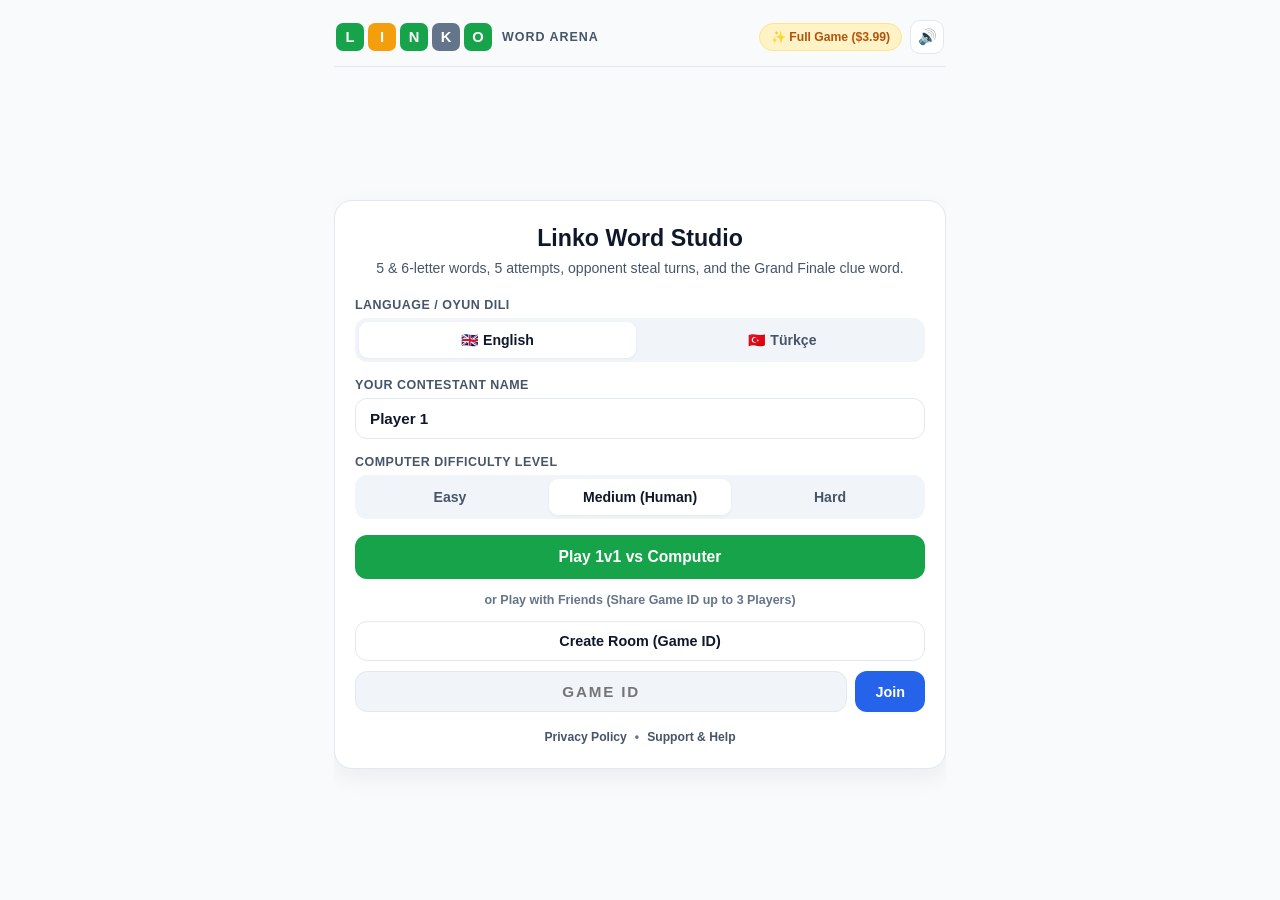
<file: index.html>
<!DOCTYPE html>
<html lang="en">
<head>
  <meta charset="UTF-8" />
  <meta name="viewport" content="width=device-width, initial-scale=1.0, maximum-scale=1.0, user-scalable=no, viewport-fit=cover" />
  <title>Linko — Word Studio Duel</title>
  <meta name="apple-mobile-web-app-capable" content="yes" />
  <meta name="apple-mobile-web-app-status-bar-style" content="default" />
  <meta name="apple-mobile-web-app-title" content="Linko" />
  <link rel="apple-touch-icon" href="./store-assets/app-icon-1024x1024.png" />
  <link rel="preconnect" href="https://fonts.googleapis.com">
  <link rel="preconnect" href="https://fonts.gstatic.com">
  <script src="./vendor/peerjs.min.js"></script>
  <script type="module" src="./assets/index-DjqbiQxC.js"></script>
  <link rel="stylesheet" href="./assets/index-fcjtVXu0.css">
</head>
<body>
  <div id="app-shell">
    <!-- Minimalist Header -->
    <header class="top-bar">
      <div class="brand-logo" id="btn-logo-home" title="Main Menu">
        <span class="logo-tile green">L</span>
        <span class="logo-tile amber">I</span>
        <span class="logo-tile green">N</span>
        <span class="logo-tile neutral">K</span>
        <span class="logo-tile green">O</span>
        <span class="brand-sub" id="brand-subtitle">WORD ARENA</span>
      </div>

      <div class="top-actions">
        <button id="btn-pro-badge" class="pro-pill" type="button">
          ✨ Full Game
        </button>
        <button id="btn-sound-toggle" class="icon-btn" type="button" aria-label="Sound">
          🔊
        </button>
        <button id="btn-leave-game" class="icon-btn hidden" type="button" aria-label="Leave">
          ✕
        </button>
      </div>
    </header>

    <!-- 1. HOME / SETUP SCREEN -->
    <main id="home-screen" class="screen-container">
      <section class="setup-card">
        <div class="logo-hero">
          <h1 id="ui-welcome-title">Linko Word Studio</h1>
          <p id="ui-welcome-desc">5 & 6-letter words, 5 attempts, opponent steal turns, and the Grand Finale clue word.</p>
        </div>

        <!-- Language Selector -->
        <div class="field-group">
          <label class="field-label" id="lbl-language">Language / Oyun Dili</label>
          <div class="segmented-control">
            <button type="button" id="lang-en" class="seg-btn active" data-lang="en">
              🇬🇧 English
            </button>
            <button type="button" id="lang-tr" class="seg-btn" data-lang="tr">
              🇹🇷 Türkçe
            </button>
          </div>
        </div>

        <!-- Player Name -->
        <div class="field-group">
          <label class="field-label" for="input-player-name" id="lbl-player-name">Your Contestant Name</label>
          <input
            id="input-player-name"
            type="text"
            class="text-input"
            maxlength="14"
            placeholder="e.g. Alex"
            value="Player 1"
          />
        </div>

        <!-- AI Difficulty Selector (Easy / Medium / Hard) -->
        <div class="field-group">
          <label class="field-label" id="lbl-ai-difficulty">Computer Difficulty Level</label>
          <div class="segmented-control three-cols">
            <button type="button" id="diff-easy" class="seg-btn" data-diff="easy">
              Easy
            </button>
            <button type="button" id="diff-medium" class="seg-btn active" data-diff="medium">
              Medium (Human)
            </button>
            <button type="button" id="diff-hard" class="seg-btn" data-diff="hard">
              Hard
            </button>
          </div>
        </div>

        <!-- Primary Action: Play 1v1 vs Computer -->
        <div class="action-stack">
          <button type="button" id="btn-start-ai" class="primary-btn">
            Play 1v1 vs Computer
          </button>

          <div class="divider-row">
            <span id="lbl-multiplayer-or">or Play with Friends (Share Game ID up to 3 Players)</span>
          </div>

          <div class="multiplayer-grid">
            <button type="button" id="btn-create-room" class="secondary-btn">
              Create Room (Game ID)
            </button>
            <div class="join-box">
              <input
                id="input-room-code"
                type="text"
                class="code-input"
                maxlength="6"
                placeholder="GAME ID"
              />
              <button type="button" id="btn-join-room" class="join-btn">
                Join
              </button>
            </div>
          </div>

          <div class="legal-footer-links">
            <a href="./privacy.html" target="_blank" rel="noopener" id="lnk-privacy">Privacy Policy</a>
            <span>•</span>
            <a href="./support.html" target="_blank" rel="noopener" id="lnk-support">Support & Help</a>
          </div>
        </div>
      </section>
    </main>

    <!-- 2. MULTIPLAYER LOBBY SCREEN -->
    <main id="lobby-screen" class="screen-container hidden">
      <section class="setup-card">
        <h2 id="ui-lobby-title" class="card-title">Multiplayer Lobby</h2>
        <p id="ui-lobby-subtitle" class="card-subtitle">
          Share this Game ID code with your friends (Up to 3 contestants):
        </p>

        <div class="game-id-banner">
          <div class="game-id-code" id="lobby-room-code">------</div>
          <button type="button" id="btn-copy-room" class="copy-pill">
            Copy
          </button>
        </div>

        <div class="lobby-slots" id="lobby-player-list">
          <!-- Populated dynamically -->
        </div>

        <div class="lobby-actions">
          <button type="button" id="btn-lobby-start" class="primary-btn">
            Start Match
          </button>
          <button type="button" id="btn-lobby-cancel" class="ghost-btn">
            Back to Menu
          </button>
        </div>
      </section>
    </main>

    <!-- 3. FOCUSED GAME SCREEN -->
    <main id="game-screen" class="game-layout hidden">
      <!-- Compact Stage + Timer Strip -->
      <div class="stage-bar">
        <div class="stage-info">
          <span id="ui-stage-pill" class="stage-pill">STAGE 1 • 5 LETTERS</span>
          <span id="ui-room-pill" class="room-pill hidden">ROOM: ------</span>
        </div>
        <div class="timer-pill" id="ui-timer-pill">
          <span id="ui-timer-val">25</span>s
        </div>
      </div>

      <!-- Contestant Podium Strip (1v1 vs AI or up to 3 in Multiplayer) -->
      <section class="podium-strip" id="podium-strip">
        <!-- Populated dynamically -->
      </section>

      <!-- Final Round Clue Question Card (Only shown in Stage 3: Grand Finale) -->
      <section id="final-clue-card" class="clue-card hidden">
        <div class="clue-badge" id="ui-clue-badge">🌟 GRAND FINALE CLUE QUESTION (+400 PTS)</div>
        <p id="ui-clue-text" class="clue-text"></p>
      </section>

      <!-- Status Banner (Clean single-line feedback) -->
      <div id="ui-status-banner" class="status-banner">
        Match starting...
      </div>

      <!-- Word Board -->
      <section class="board-wrapper">
        <div id="lingo-grid" class="lingo-grid">
          <!-- Populated dynamically -->
        </div>
      </section>

      <!-- Quick Controls Bar (Hint + Freeze Timer + Submit) -->
      <div class="controls-bar">
        <button type="button" id="btn-hint-letter" class="tool-btn">
          💡 +1 Hint
        </button>
        <button type="button" id="btn-freeze-timer" class="tool-btn freeze-btn">
          ⏸️ Got It! (+10s)
        </button>
        <button type="button" id="btn-submit-guess" class="submit-word-btn">
          Submit ↵
        </button>
      </div>

      <!-- Focused On-Screen Keyboard (TR / EN) -->
      <section id="virtual-keyboard" class="keyboard-section">
        <!-- Populated dynamically -->
      </section>
    </main>


    <!-- 5. FULL VERSION / LINKO PRO MODAL -->
    <div id="pro-modal" class="modal-backdrop hidden">
      <div class="modal-card">
        <span class="modal-tag pro-tag" id="pro-modal-tag">LINKO PRO • FULL GAME</span>
        <h3 id="pro-modal-title" class="modal-title">Unlimited Ad-Free Linko</h3>
        <p id="pro-modal-desc" class="modal-desc">
          Unlock all features forever: zero ads between rounds, unlimited 3-player Game ID matches, and free +1 letter hint every round.
        </p>

        <ul class="pro-feature-list" id="pro-feature-list">
          <li>✓ Zero ads between rounds and matches</li>
          <li>✓ Unlimited 3-player Game ID rooms & matches</li>
          <li>✓ Free +1 letter hint on every word</li>
        </ul>

        <div class="modal-actions">
          <button type="button" id="btn-buy-pro" class="primary-btn">
            Unlock Full Game — $3.99
          </button>
          <button type="button" id="btn-watch-ad-instead" class="secondary-btn">
            📺 Watch Short Ad to Continue Free
          </button>
          <button type="button" id="btn-restore-pro" class="ghost-btn">
            Restore Purchases
          </button>
          <button type="button" id="btn-close-pro" class="ghost-btn">
            Close
          </button>
        </div>
      </div>
    </div>

    <!-- 6. FINAL RESULTS MODAL -->
    <div id="results-modal" class="modal-backdrop hidden">
      <div class="modal-card">
        <span class="modal-tag" id="results-tag">MATCH RESULTS</span>
        <h3 id="results-winner-title" class="modal-title">Champion Crowned!</h3>
        <div id="results-standings" class="standings-list">
          <!-- Populated dynamically -->
        </div>
        <div class="modal-actions">
          <button type="button" id="btn-play-again" class="primary-btn">
            Play Again
          </button>
          <button type="button" id="btn-results-home" class="ghost-btn">
            Main Menu
          </button>
        </div>
      </div>
    </div>

    <!-- 7. OFFLINE / CONNECTION REQUIRED BLOCKER MODAL -->
    <div id="offline-modal" class="modal-backdrop hidden">
      <div class="modal-card">
        <span class="modal-tag pro-tag" id="offline-modal-tag">CONNECTION REQUIRED</span>
        <h3 id="offline-modal-title" class="modal-title">📡 No Internet Connection</h3>
        <p id="offline-modal-desc" class="modal-desc">
          An active internet connection is required to play and load ads. Please enable Wi-Fi or mobile data to continue.
        </p>
        <div class="modal-actions">
          <button type="button" id="btn-retry-online" class="primary-btn">
            🔄 Check Connection & Continue
          </button>
        </div>
      </div>
    </div>
  </div>

</body>
</html>
</file>
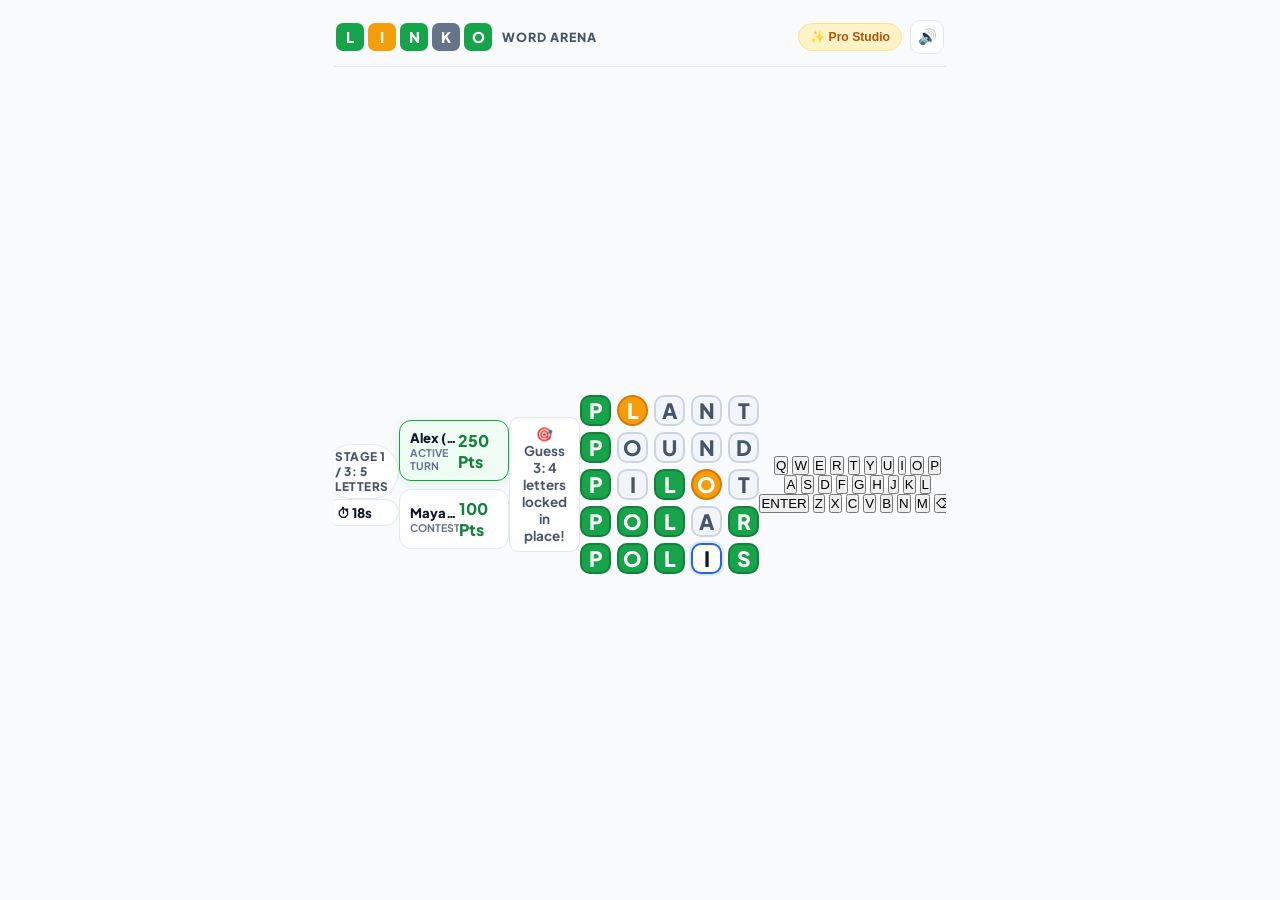
<file: preview-shots.html>
<!DOCTYPE html>
<html lang="en">
<head>
  <meta charset="UTF-8" />
  <meta name="viewport" content="width=device-width, initial-scale=1.0, maximum-scale=1.0, user-scalable=no, viewport-fit=cover" />
  <title>Linko Screenshot Engine</title>
  <link rel="preconnect" href="https://fonts.googleapis.com">
  <link rel="preconnect" href="https://fonts.gstatic.com" crossorigin>
  <link href="https://fonts.googleapis.com/css2?family=Plus+Jakarta+Sans:wght@500;600;700;800;900&display=swap" rel="stylesheet">
  <link rel="stylesheet" href="./assets/index-fcjtVXu0.css">
</head>
<body>
  <div id="app-shell">
    <!-- Top Bar -->
    <header class="top-bar">
      <div class="brand-logo">
        <span class="logo-tile green">L</span>
        <span class="logo-tile amber">I</span>
        <span class="logo-tile green">N</span>
        <span class="logo-tile neutral">K</span>
        <span class="logo-tile green">O</span>
        <span class="brand-sub">WORD ARENA</span>
      </div>

      <div class="top-actions">
        <button class="pro-pill" type="button">✨ Pro Studio</button>
        <button class="icon-btn" type="button">🔊</button>
      </div>
    </header>

    <!-- CONTAINER 1: GAMEPLAY -->
    <main id="view-gameplay" class="screen-container">
      <div class="game-meta-bar">
        <div class="stage-info">
          <span class="stage-pill">STAGE 1 / 3: 5 LETTERS</span>
        </div>
        <div class="timer-pill">⏱ 18s</div>
      </div>

      <div class="podium-strip">
        <div class="podium-card active-turn">
          <div class="podium-name-wrap">
            <span class="podium-name">Alex (You)</span>
            <span class="podium-role">ACTIVE TURN</span>
          </div>
          <span class="podium-score">250 Pts</span>
        </div>
        <div class="podium-card">
          <div class="podium-name-wrap">
            <span class="podium-name">Maya (AI)</span>
            <span class="podium-role">CONTESTANT</span>
          </div>
          <span class="podium-score">100 Pts</span>
        </div>
      </div>

      <div class="status-banner">🎯 Guess 3: 4 letters locked in place!</div>

      <div class="board-wrapper">
        <div class="lingo-grid">
          <!-- Row 1 -->
          <div class="lingo-row" style="grid-template-columns: repeat(5, 1fr);">
            <div class="lingo-tile tile-correct">P</div>
            <div class="lingo-tile tile-present">L</div>
            <div class="lingo-tile tile-absent">A</div>
            <div class="lingo-tile tile-absent">N</div>
            <div class="lingo-tile tile-absent">T</div>
          </div>
          <!-- Row 2 -->
          <div class="lingo-row" style="grid-template-columns: repeat(5, 1fr);">
            <div class="lingo-tile tile-correct">P</div>
            <div class="lingo-tile tile-absent">O</div>
            <div class="lingo-tile tile-absent">U</div>
            <div class="lingo-tile tile-absent">N</div>
            <div class="lingo-tile tile-absent">D</div>
          </div>
          <!-- Row 3 -->
          <div class="lingo-row" style="grid-template-columns: repeat(5, 1fr);">
            <div class="lingo-tile tile-correct">P</div>
            <div class="lingo-tile tile-absent">I</div>
            <div class="lingo-tile tile-correct">L</div>
            <div class="lingo-tile tile-present">O</div>
            <div class="lingo-tile tile-absent">T</div>
          </div>
          <!-- Row 4 -->
          <div class="lingo-row" style="grid-template-columns: repeat(5, 1fr);">
            <div class="lingo-tile tile-correct">P</div>
            <div class="lingo-tile tile-correct">O</div>
            <div class="lingo-tile tile-correct">L</div>
            <div class="lingo-tile tile-absent">A</div>
            <div class="lingo-tile tile-correct">R</div>
          </div>
          <!-- Row 5 (Active typing) -->
          <div class="lingo-row" style="grid-template-columns: repeat(5, 1fr);">
            <div class="lingo-tile tile-correct">P</div>
            <div class="lingo-tile tile-correct">O</div>
            <div class="lingo-tile tile-correct">L</div>
            <div class="lingo-tile active-cursor">I</div>
            <div class="lingo-tile tile-correct">S</div>
          </div>
        </div>
      </div>

      <!-- Keyboard -->
      <div id="virtual-keyboard">
        <div class="kb-row">
          <button class="key-btn key-absent">Q</button>
          <button class="key-btn">W</button>
          <button class="key-btn">E</button>
          <button class="key-btn key-correct">R</button>
          <button class="key-btn key-absent">T</button>
          <button class="key-btn">Y</button>
          <button class="key-btn key-absent">U</button>
          <button class="key-btn">I</button>
          <button class="key-btn key-correct">O</button>
          <button class="key-btn key-correct">P</button>
        </div>
        <div class="kb-row">
          <button class="key-btn key-absent">A</button>
          <button class="key-btn key-correct">S</button>
          <button class="key-btn key-absent">D</button>
          <button class="key-btn">F</button>
          <button class="key-btn">G</button>
          <button class="key-btn">H</button>
          <button class="key-btn">J</button>
          <button class="key-btn">K</button>
          <button class="key-btn key-correct">L</button>
        </div>
        <div class="kb-row">
          <button class="key-btn key-wide key-enter">ENTER</button>
          <button class="key-btn">Z</button>
          <button class="key-btn">X</button>
          <button class="key-btn">C</button>
          <button class="key-btn">V</button>
          <button class="key-btn">B</button>
          <button class="key-btn key-absent">N</button>
          <button class="key-btn">M</button>
          <button class="key-btn key-wide key-backspace">⌫</button>
        </div>
      </div>
    </main>

    <!-- CONTAINER 2: MULTIPLAYER STEAL -->
    <main id="view-multiplayer" class="screen-container hidden">
      <div class="game-meta-bar">
        <div class="stage-info">
          <span class="stage-pill">STAGE 2 / 3: 6 LETTERS</span>
          <span class="room-pill">ROOM #4892</span>
        </div>
        <div class="timer-pill urgent">⏱ 9s</div>
      </div>

      <div class="podium-strip">
        <div class="podium-card steal-turn">
          <div class="podium-name-wrap">
            <span class="podium-name">Sarah (Guest)</span>
            <span class="podium-role">⚡ STEAL TURN</span>
          </div>
          <span class="podium-score">450 Pts</span>
        </div>
        <div class="podium-card">
          <div class="podium-name-wrap">
            <span class="podium-name">Alex (Host)</span>
            <span class="podium-role">CONTESTANT</span>
          </div>
          <span class="podium-score">350 Pts</span>
        </div>
      </div>

      <div class="status-banner banner-reveal">⚡ Steal Chance! Guess to claim 100 Bonus Pts</div>

      <div class="board-wrapper">
        <div class="lingo-grid">
          <div class="lingo-row" style="grid-template-columns: repeat(6, 1fr);">
            <div class="lingo-tile tile-correct">S</div>
            <div class="lingo-tile tile-absent">P</div>
            <div class="lingo-tile tile-correct">R</div>
            <div class="lingo-tile tile-present">I</div>
            <div class="lingo-tile tile-absent">N</div>
            <div class="lingo-tile tile-absent">G</div>
          </div>
          <div class="lingo-row" style="grid-template-columns: repeat(6, 1fr);">
            <div class="lingo-tile tile-correct">S</div>
            <div class="lingo-tile tile-absent">E</div>
            <div class="lingo-tile tile-correct">R</div>
            <div class="lingo-tile tile-correct">I</div>
            <div class="lingo-tile tile-absent">E</div>
            <div class="lingo-tile tile-absent">S</div>
          </div>
          <div class="lingo-row" style="grid-template-columns: repeat(6, 1fr);">
            <div class="lingo-tile tile-correct">S</div>
            <div class="lingo-tile tile-absent">T</div>
            <div class="lingo-tile tile-correct">R</div>
            <div class="lingo-tile tile-correct">I</div>
            <div class="lingo-tile tile-correct">K</div>
            <div class="lingo-tile tile-correct">E</div>
          </div>
          <div class="lingo-row steal-row" style="grid-template-columns: repeat(6, 1fr);">
            <div class="lingo-tile tile-correct">S</div>
            <div class="lingo-tile tile-correct">H</div>
            <div class="lingo-tile tile-correct">R</div>
            <div class="lingo-tile tile-correct">I</div>
            <div class="lingo-tile tile-correct">E</div>
            <div class="lingo-tile tile-correct">K</div>
          </div>
          <div class="lingo-row" style="grid-template-columns: repeat(6, 1fr);">
            <div class="lingo-tile tile-hint">S</div>
            <div class="lingo-tile tile-hint">_</div>
            <div class="lingo-tile tile-hint">R</div>
            <div class="lingo-tile tile-hint">I</div>
            <div class="lingo-tile tile-hint">_</div>
            <div class="lingo-tile tile-hint">_</div>
          </div>
        </div>
      </div>

      <div id="virtual-keyboard">
        <div class="kb-row">
          <button class="key-btn">Q</button>
          <button class="key-btn">W</button>
          <button class="key-btn key-correct">E</button>
          <button class="key-btn key-correct">R</button>
          <button class="key-btn key-absent">T</button>
          <button class="key-btn">Y</button>
          <button class="key-btn">U</button>
          <button class="key-btn key-correct">I</button>
          <button class="key-btn">O</button>
          <button class="key-btn key-absent">P</button>
        </div>
        <div class="kb-row">
          <button class="key-btn">A</button>
          <button class="key-btn key-correct">S</button>
          <button class="key-btn">D</button>
          <button class="key-btn">F</button>
          <button class="key-btn key-absent">G</button>
          <button class="key-btn key-correct">H</button>
          <button class="key-btn">J</button>
          <button class="key-btn key-correct">K</button>
          <button class="key-btn">L</button>
        </div>
        <div class="kb-row">
          <button class="key-btn key-wide key-enter">ENTER</button>
          <button class="key-btn">Z</button>
          <button class="key-btn">X</button>
          <button class="key-btn">C</button>
          <button class="key-btn">V</button>
          <button class="key-btn">B</button>
          <button class="key-btn key-absent">N</button>
          <button class="key-btn">M</button>
          <button class="key-btn key-wide key-backspace">⌫</button>
        </div>
      </div>
    </main>

    <!-- CONTAINER 3: GRAND FINALE CLUE & STANDINGS -->
    <main id="view-finale" class="screen-container hidden">
      <div class="game-meta-bar">
        <div class="stage-info">
          <span class="stage-pill">STAGE 3 / 3: GRAND FINALE</span>
        </div>
        <div class="timer-pill">🏆 CHAMPION</div>
      </div>

      <div class="clue-card">
        <div class="clue-badge">💡 MYSTERY CLUE</div>
        <div class="clue-text">"The long-term prevailing weather conditions of a geographic region"</div>
      </div>

      <div class="board-wrapper">
        <div class="lingo-grid">
          <div class="lingo-row" style="grid-template-columns: repeat(7, 1fr);">
            <div class="lingo-tile tile-correct">C</div>
            <div class="lingo-tile tile-correct">L</div>
            <div class="lingo-tile tile-correct">I</div>
            <div class="lingo-tile tile-correct">M</div>
            <div class="lingo-tile tile-correct">A</div>
            <div class="lingo-tile tile-correct">T</div>
            <div class="lingo-tile tile-correct">E</div>
          </div>
        </div>
      </div>

      <!-- Victory Standings Card -->
      <section class="setup-card" style="margin-top: 10px;">
        <div class="logo-hero" style="margin-bottom: 12px;">
          <h2 style="font-size: 1.25rem; font-weight: 800; color: var(--lingo-green-dark);">🏆 Match Results</h2>
          <p style="font-size: 0.85rem; color: var(--text-secondary);">Congratulations to the Linko Champion!</p>
        </div>

        <div class="standings-list" style="display: flex; flex-direction: column; gap: 8px; margin-bottom: 16px;">
          <div style="display: flex; justify-content: space-between; align-items: center; padding: 10px 14px; background: #F0FDF4; border: 1.5px solid #86EFAC; border-radius: 12px; font-weight: 800;">
            <span>🥇 Alex</span>
            <span style="color: var(--lingo-green-dark);">1,250 Pts</span>
          </div>
          <div style="display: flex; justify-content: space-between; align-items: center; padding: 10px 14px; background: var(--bg-surface); border: 1.5px solid var(--border-light); border-radius: 12px; font-weight: 700; color: var(--text-secondary);">
            <span>🥈 Sarah</span>
            <span>850 Pts</span>
          </div>
        </div>

        <button type="button" class="primary-btn">Play Again</button>
      </section>
    </main>
  </div>

  <script>
    const params = new URLSearchParams(window.location.search);
    const view = params.get('view') || 'gameplay';
    document.getElementById('view-gameplay').classList.toggle('hidden', view !== 'gameplay');
    document.getElementById('view-multiplayer').classList.toggle('hidden', view !== 'multiplayer');
    document.getElementById('view-finale').classList.toggle('hidden', view !== 'finale');
  </script>
</body>
</html>
</file>
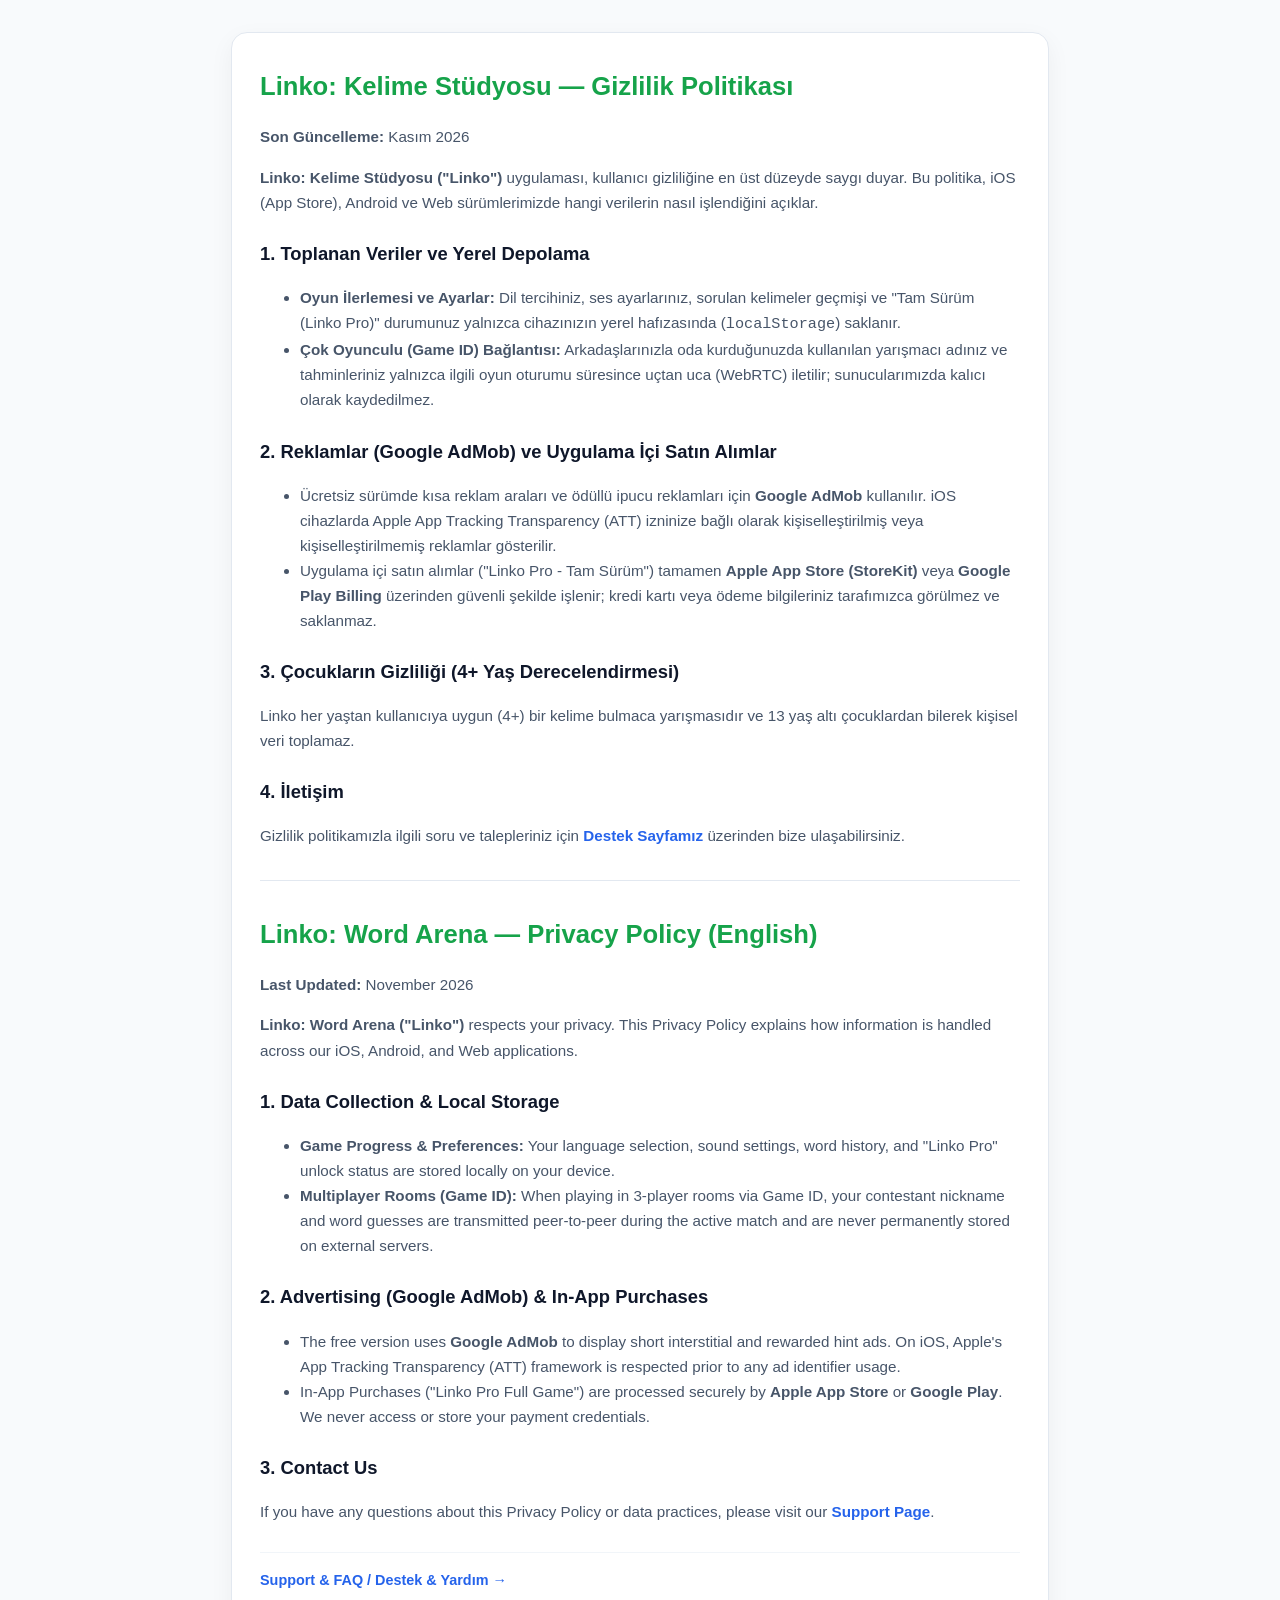
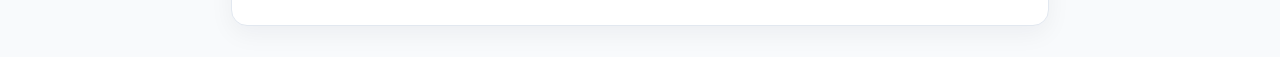
<file: privacy.html>
<!DOCTYPE html>
<html lang="tr">
<head>
  <meta charset="UTF-8" />
  <meta name="viewport" content="width=device-width, initial-scale=1.0" />
  <title>Linko — Gizlilik Politikası / Privacy Policy</title>
  <style>
    body {
      font-family: -apple-system, BlinkMacSystemFont, 'Segoe UI', Roboto, sans-serif;
      background: #F8FAFC;
      color: #0F172A;
      line-height: 1.65;
      margin: 0;
      padding: 32px 16px;
    }
    .card {
      max-width: 760px;
      margin: 0 auto;
      background: #FFFFFF;
      border: 1px solid #E2E8F0;
      border-radius: 16px;
      padding: 32px 28px;
      box-shadow: 0 8px 24px rgba(15, 23, 42, 0.05);
    }
    h1 { font-size: 1.6rem; margin-top: 0; color: #16A34A; }
    h2 { font-size: 1.15rem; margin-top: 24px; color: #0F172A; }
    p, li { color: #475569; font-size: 0.95rem; }
    .divider { border-top: 1px solid #E2E8F0; margin: 32px 0; }
    a { color: #2563EB; text-decoration: none; font-weight: 600; }
  </style>
</head>
<body>
  <div class="card">
    <h1>Linko: Kelime Stüdyosu — Gizlilik Politikası</h1>
    <p><strong>Son Güncelleme:</strong> Kasım 2026</p>
    <p>
      <strong>Linko: Kelime Stüdyosu ("Linko")</strong> uygulaması, kullanıcı gizliliğine en üst düzeyde saygı duyar. Bu politika, iOS (App Store), Android ve Web sürümlerimizde hangi verilerin nasıl işlendiğini açıklar.
    </p>

    <h2>1. Toplanan Veriler ve Yerel Depolama</h2>
    <ul>
      <li><strong>Oyun İlerlemesi ve Ayarlar:</strong> Dil tercihiniz, ses ayarlarınız, sorulan kelimeler geçmişi ve "Tam Sürüm (Linko Pro)" durumunuz yalnızca cihazınızın yerel hafızasında (<code>localStorage</code>) saklanır.</li>
      <li><strong>Çok Oyunculu (Game ID) Bağlantısı:</strong> Arkadaşlarınızla oda kurduğunuzda kullanılan yarışmacı adınız ve tahminleriniz yalnızca ilgili oyun oturumu süresince uçtan uca (WebRTC) iletilir; sunucularımızda kalıcı olarak kaydedilmez.</li>
    </ul>

    <h2>2. Reklamlar (Google AdMob) ve Uygulama İçi Satın Alımlar</h2>
    <ul>
      <li>Ücretsiz sürümde kısa reklam araları ve ödüllü ipucu reklamları için <strong>Google AdMob</strong> kullanılır. iOS cihazlarda Apple App Tracking Transparency (ATT) izninize bağlı olarak kişiselleştirilmiş veya kişiselleştirilmemiş reklamlar gösterilir.</li>
      <li>Uygulama içi satın alımlar ("Linko Pro - Tam Sürüm") tamamen <strong>Apple App Store (StoreKit)</strong> veya <strong>Google Play Billing</strong> üzerinden güvenli şekilde işlenir; kredi kartı veya ödeme bilgileriniz tarafımızca görülmez ve saklanmaz.</li>
    </ul>

    <h2>3. Çocukların Gizliliği (4+ Yaş Derecelendirmesi)</h2>
    <p>
      Linko her yaştan kullanıcıya uygun (4+) bir kelime bulmaca yarışmasıdır ve 13 yaş altı çocuklardan bilerek kişisel veri toplamaz.
    </p>

    <h2>4. İletişim</h2>
    <p>
      Gizlilik politikamızla ilgili soru ve talepleriniz için <a href="./support.html">Destek Sayfamız</a> üzerinden bize ulaşabilirsiniz.
    </p>

    <div class="divider"></div>

    <h1>Linko: Word Arena — Privacy Policy (English)</h1>
    <p><strong>Last Updated:</strong> November 2026</p>
    <p>
      <strong>Linko: Word Arena ("Linko")</strong> respects your privacy. This Privacy Policy explains how information is handled across our iOS, Android, and Web applications.
    </p>

    <h2>1. Data Collection & Local Storage</h2>
    <ul>
      <li><strong>Game Progress & Preferences:</strong> Your language selection, sound settings, word history, and "Linko Pro" unlock status are stored locally on your device.</li>
      <li><strong>Multiplayer Rooms (Game ID):</strong> When playing in 3-player rooms via Game ID, your contestant nickname and word guesses are transmitted peer-to-peer during the active match and are never permanently stored on external servers.</li>
    </ul>

    <h2>2. Advertising (Google AdMob) & In-App Purchases</h2>
    <ul>
      <li>The free version uses <strong>Google AdMob</strong> to display short interstitial and rewarded hint ads. On iOS, Apple's App Tracking Transparency (ATT) framework is respected prior to any ad identifier usage.</li>
      <li>In-App Purchases ("Linko Pro Full Game") are processed securely by <strong>Apple App Store</strong> or <strong>Google Play</strong>. We never access or store your payment credentials.</li>
    </ul>

    <h2>3. Contact Us</h2>
    <p>
      If you have any questions about this Privacy Policy or data practices, please visit our <a href="./support.html">Support Page</a>.
    </p>
    <div style="margin-top: 28px; padding-top: 16px; border-top: 1px solid #F1F5F9; font-size: 0.9rem;">
      <a href="./support.html">Support & FAQ / Destek & Yardım →</a>
    </div>
  </div>
</body>
</html>
</file>
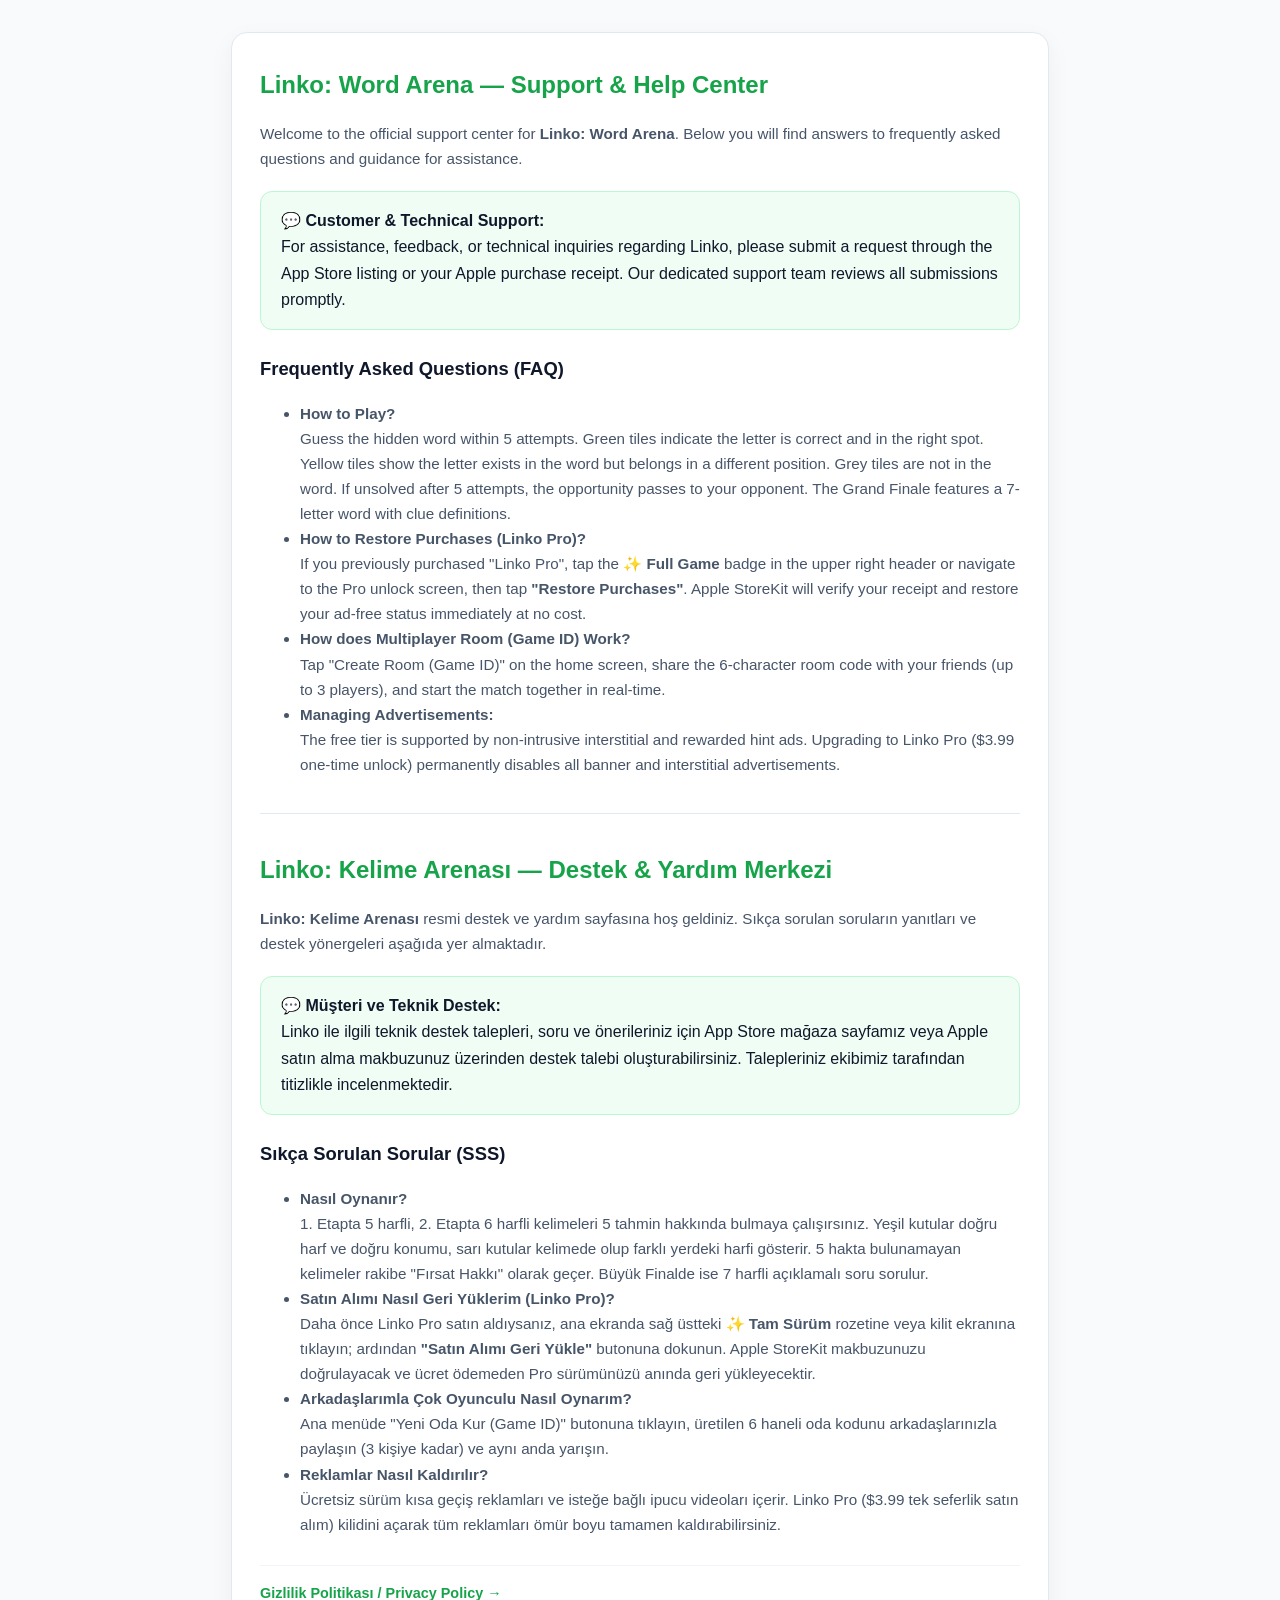
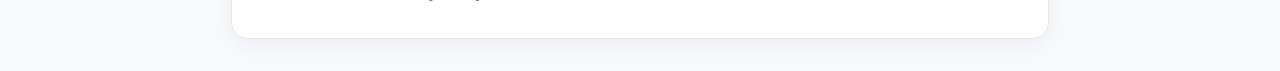
<file: support.html>
<!DOCTYPE html>
<html lang="en">
<head>
  <meta charset="UTF-8" />
  <meta name="viewport" content="width=device-width, initial-scale=1.0" />
  <title>Linko — Support & Help / Destek & Yardım</title>
  <style>
    body {
      font-family: -apple-system, BlinkMacSystemFont, 'Segoe UI', Roboto, Helvetica, Arial, sans-serif;
      background: #F8FAFC;
      color: #0F172A;
      line-height: 1.65;
      margin: 0;
      padding: 32px 16px;
    }
    .card {
      max-width: 760px;
      margin: 0 auto;
      background: #FFFFFF;
      border: 1px solid #E2E8F0;
      border-radius: 16px;
      padding: 32px 28px;
      box-shadow: 0 8px 24px rgba(15, 23, 42, 0.05);
    }
    h1 { font-size: 1.5rem; margin-top: 0; color: #16A34A; }
    h2 { font-size: 1.15rem; margin-top: 24px; color: #0F172A; }
    p, li { color: #475569; font-size: 0.95rem; }
    .help-box {
      background: #F0FDF4;
      border: 1px solid #BBF7D0;
      border-radius: 12px;
      padding: 16px 20px;
      margin: 20px 0;
    }
    .divider {
      height: 1px;
      background: #E2E8F0;
      margin: 36px 0;
    }
    a { color: #16A34A; text-decoration: none; font-weight: 600; }
    a:hover { text-decoration: underline; }
    .footer-nav {
      margin-top: 28px;
      padding-top: 16px;
      border-top: 1px solid #F1F5F9;
      font-size: 0.9rem;
    }
  </style>
</head>
<body>
  <div class="card">
    <!-- ENGLISH SECTION (FIRST FOR APP STORE REVIEWERS) -->
    <h1>Linko: Word Arena — Support & Help Center</h1>
    <p>
      Welcome to the official support center for <strong>Linko: Word Arena</strong>. Below you will find answers to frequently asked questions and guidance for assistance.
    </p>

    <div class="help-box">
      <strong>💬 Customer & Technical Support:</strong><br />
      <span>For assistance, feedback, or technical inquiries regarding Linko, please submit a request through the App Store listing or your Apple purchase receipt. Our dedicated support team reviews all submissions promptly.</span>
    </div>

    <h2>Frequently Asked Questions (FAQ)</h2>
    <ul>
      <li>
        <strong>How to Play?</strong><br />
        Guess the hidden word within 5 attempts. Green tiles indicate the letter is correct and in the right spot. Yellow tiles show the letter exists in the word but belongs in a different position. Grey tiles are not in the word. If unsolved after 5 attempts, the opportunity passes to your opponent. The Grand Finale features a 7-letter word with clue definitions.
      </li>
      <li>
        <strong>How to Restore Purchases (Linko Pro)?</strong><br />
        If you previously purchased "Linko Pro", tap the <strong>✨ Full Game</strong> badge in the upper right header or navigate to the Pro unlock screen, then tap <strong>"Restore Purchases"</strong>. Apple StoreKit will verify your receipt and restore your ad-free status immediately at no cost.
      </li>
      <li>
        <strong>How does Multiplayer Room (Game ID) Work?</strong><br />
        Tap "Create Room (Game ID)" on the home screen, share the 6-character room code with your friends (up to 3 players), and start the match together in real-time.
      </li>
      <li>
        <strong>Managing Advertisements:</strong><br />
        The free tier is supported by non-intrusive interstitial and rewarded hint ads. Upgrading to Linko Pro ($3.99 one-time unlock) permanently disables all banner and interstitial advertisements.
      </li>
    </ul>

    <div class="divider"></div>

    <!-- TURKISH SECTION -->
    <h1>Linko: Kelime Arenası — Destek & Yardım Merkezi</h1>
    <p>
      <strong>Linko: Kelime Arenası</strong> resmi destek ve yardım sayfasına hoş geldiniz. Sıkça sorulan soruların yanıtları ve destek yönergeleri aşağıda yer almaktadır.
    </p>

    <div class="help-box">
      <strong>💬 Müşteri ve Teknik Destek:</strong><br />
      <span>Linko ile ilgili teknik destek talepleri, soru ve önerileriniz için App Store mağaza sayfamız veya Apple satın alma makbuzunuz üzerinden destek talebi oluşturabilirsiniz. Talepleriniz ekibimiz tarafından titizlikle incelenmektedir.</span>
    </div>

    <h2>Sıkça Sorulan Sorular (SSS)</h2>
    <ul>
      <li>
        <strong>Nasıl Oynanır?</strong><br />
        1. Etapta 5 harfli, 2. Etapta 6 harfli kelimeleri 5 tahmin hakkında bulmaya çalışırsınız. Yeşil kutular doğru harf ve doğru konumu, sarı kutular kelimede olup farklı yerdeki harfi gösterir. 5 hakta bulunamayan kelimeler rakibe "Fırsat Hakkı" olarak geçer. Büyük Finalde ise 7 harfli açıklamalı soru sorulur.
      </li>
      <li>
        <strong>Satın Alımı Nasıl Geri Yüklerim (Linko Pro)?</strong><br />
        Daha önce Linko Pro satın aldıysanız, ana ekranda sağ üstteki <strong>✨ Tam Sürüm</strong> rozetine veya kilit ekranına tıklayın; ardından <strong>"Satın Alımı Geri Yükle"</strong> butonuna dokunun. Apple StoreKit makbuzunuzu doğrulayacak ve ücret ödemeden Pro sürümünüzü anında geri yükleyecektir.
      </li>
      <li>
        <strong>Arkadaşlarımla Çok Oyunculu Nasıl Oynarım?</strong><br />
        Ana menüde "Yeni Oda Kur (Game ID)" butonuna tıklayın, üretilen 6 haneli oda kodunu arkadaşlarınızla paylaşın (3 kişiye kadar) ve aynı anda yarışın.
      </li>
      <li>
        <strong>Reklamlar Nasıl Kaldırılır?</strong><br />
        Ücretsiz sürüm kısa geçiş reklamları ve isteğe bağlı ipucu videoları içerir. Linko Pro ($3.99 tek seferlik satın alım) kilidini açarak tüm reklamları ömür boyu tamamen kaldırabilirsiniz.
      </li>
    </ul>

    <div class="footer-nav">
      <a href="./privacy.html">Gizlilik Politikası / Privacy Policy →</a>
    </div>
  </div>
</body>
</html>
</file>
<file: assets/index-fcjtVXu0.css>
:root{--bg-page: #F8FAFC;--bg-surface: #FFFFFF;--bg-subtle: #F1F5F9;--border-light: #E2E8F0;--border-focus: #94A3B8;--text-main: #0F172A;--text-secondary: #475569;--text-muted: #64748B;--lingo-green: #16A34A;--lingo-green-dark: #15803D;--lingo-green-soft: #DCFCE7;--lingo-amber: #F59E0B;--lingo-amber-dark: #D97706;--lingo-amber-soft: #FEF3C7;--lingo-absent: #94A3B8;--lingo-hint-bg: #F0FDF4;--lingo-hint-border: #86EFAC;--primary-blue: #2563EB;--primary-blue-hover: #1D4ED8;--shadow-sm: 0 1px 3px rgba(15, 23, 42, .05);--shadow-md: 0 8px 24px rgba(15, 23, 42, .06);--radius-md: 12px;--radius-lg: 18px}*{box-sizing:border-box;margin:0;padding:0;-webkit-tap-highlight-color:transparent}html{background-color:var(--bg-page);width:100%;height:100%;overflow:hidden;overscroll-behavior:none}body{width:100%;height:100%;position:fixed;inset:0;overflow:hidden;overscroll-behavior:none;background-color:var(--bg-page);color:var(--text-main);font-family:Plus Jakarta Sans,-apple-system,BlinkMacSystemFont,sans-serif;-webkit-font-smoothing:antialiased;touch-action:manipulation;user-select:none;-webkit-user-select:none}.hidden{display:none!important}#app-shell{max-width:640px;width:100%;height:100%;margin:0 auto;display:flex;flex-direction:column;box-sizing:border-box;padding-top:calc(env(safe-area-inset-top,20px) + 14px);padding-bottom:calc(env(safe-area-inset-bottom,0px) + 10px);padding-left:calc(env(safe-area-inset-left,0px) + 14px);padding-right:calc(env(safe-area-inset-right,0px) + 14px);overflow:hidden}.top-bar{display:flex;align-items:center;justify-content:space-between;padding:6px 2px 12px;border-bottom:1px solid var(--border-light);margin-bottom:12px}.brand-logo{display:flex;align-items:center;gap:4px;cursor:pointer;-webkit-user-select:none;user-select:none}.logo-tile{width:28px;height:28px;border-radius:7px;display:inline-flex;align-items:center;justify-content:center;font-weight:800;font-size:.92rem;color:#fff}.logo-tile.green{background:var(--lingo-green)}.logo-tile.amber{background:var(--lingo-amber)}.logo-tile.neutral{background:#64748b}.brand-sub{margin-left:6px;font-size:.78rem;font-weight:800;letter-spacing:.08em;color:var(--text-secondary)}.top-actions{display:flex;align-items:center;gap:8px}.pro-pill{background:#fef3c7;color:#b45309;border:1px solid #FDE68A;padding:6px 11px;border-radius:999px;font-size:.76rem;font-weight:700;cursor:pointer;transition:transform .15s ease}.pro-pill.pro-unlocked{background:var(--lingo-green-soft);color:var(--lingo-green-dark);border-color:#86efac}.pro-pill:hover{transform:translateY(-1px)}.icon-btn{width:34px;height:34px;border-radius:10px;border:1px solid var(--border-light);background:var(--bg-surface);color:var(--text-main);font-size:.95rem;display:inline-flex;align-items:center;justify-content:center;cursor:pointer}.screen-container{flex:1;display:flex;align-items:center;justify-content:center;padding:4px 0;overflow-y:auto;-webkit-overflow-scrolling:touch;overscroll-behavior-y:contain;max-height:100%}.setup-card{width:100%;background:var(--bg-surface);border:1px solid var(--border-light);border-radius:var(--radius-lg);padding:24px 20px;box-shadow:var(--shadow-md)}.logo-hero{text-align:center;margin-bottom:20px}.logo-hero h1{font-size:1.45rem;font-weight:800;color:var(--text-main);margin-bottom:6px}.logo-hero p{font-size:.88rem;color:var(--text-secondary);line-height:1.45}.field-group{margin-bottom:16px}.field-label{display:block;font-size:.78rem;font-weight:700;text-transform:uppercase;letter-spacing:.04em;color:var(--text-secondary);margin-bottom:6px}.segmented-control{display:grid;grid-template-columns:1fr 1fr;gap:8px;background:var(--bg-subtle);padding:4px;border-radius:var(--radius-md)}.segmented-control.three-cols{grid-template-columns:1fr 1fr 1fr}.seg-btn{border:none;background:transparent;padding:10px 12px;border-radius:9px;font-family:inherit;font-size:.88rem;font-weight:700;color:var(--text-secondary);cursor:pointer;transition:all .15s ease}.seg-btn.active{background:var(--bg-surface);color:var(--text-main);box-shadow:var(--shadow-sm)}.text-input{width:100%;padding:11px 14px;border:1.5px solid var(--border-light);border-radius:var(--radius-md);font-family:inherit;font-size:.95rem;font-weight:600;color:var(--text-main);background:var(--bg-surface);outline:none}.text-input:focus{border-color:var(--primary-blue)}.action-stack{display:flex;flex-direction:column;gap:12px;margin-top:8px}.primary-btn{width:100%;padding:13px 18px;border:none;border-radius:var(--radius-md);background:var(--lingo-green);color:#fff;font-family:inherit;font-size:.98rem;font-weight:800;cursor:pointer;transition:background .15s ease,transform .1s ease}.primary-btn:hover:not(:disabled){background:var(--lingo-green-dark)}.primary-btn:disabled{opacity:.55;cursor:not-allowed}.secondary-btn{width:100%;padding:11px 16px;border:1.5px solid var(--border-light);border-radius:var(--radius-md);background:var(--bg-surface);color:var(--text-main);font-family:inherit;font-size:.9rem;font-weight:700;cursor:pointer;transition:border-color .15s ease,background .15s ease}.secondary-btn:hover{border-color:var(--border-focus);background:var(--bg-subtle)}.ghost-btn{width:100%;padding:10px;border:none;background:transparent;color:var(--text-secondary);font-family:inherit;font-size:.86rem;font-weight:700;cursor:pointer}.divider-row{text-align:center;font-size:.78rem;font-weight:600;color:var(--text-muted);margin:2px 0}.multiplayer-grid{display:flex;flex-direction:column;gap:10px}.join-box{display:flex;gap:8px}.code-input{flex:1;padding:11px 14px;border:1.5px solid var(--border-light);border-radius:var(--radius-md);font-family:inherit;font-size:.95rem;font-weight:800;text-transform:uppercase;letter-spacing:.12em;text-align:center;color:var(--text-main);background:var(--bg-subtle)}.join-btn{padding:0 20px;border:none;border-radius:var(--radius-md);background:var(--primary-blue);color:#fff;font-family:inherit;font-size:.9rem;font-weight:700;cursor:pointer}.legal-footer-links{display:flex;align-items:center;justify-content:center;gap:8px;margin-top:6px;font-size:.76rem;font-weight:600;color:var(--text-muted)}.legal-footer-links a{color:var(--text-secondary);text-decoration:none}.legal-footer-links a:hover{text-decoration:underline}.card-title{font-size:1.25rem;font-weight:800;text-align:center;margin-bottom:4px}.card-subtitle{font-size:.85rem;color:var(--text-secondary);text-align:center;margin-bottom:16px}.game-id-banner{display:flex;align-items:center;justify-content:space-between;background:var(--bg-subtle);border:1.5px dashed var(--border-focus);border-radius:var(--radius-md);padding:12px 16px;margin-bottom:16px}.game-id-code{font-size:1.5rem;font-weight:800;letter-spacing:.18em;color:var(--primary-blue)}.copy-pill{background:var(--bg-surface);border:1px solid var(--border-light);padding:7px 14px;border-radius:8px;font-family:inherit;font-size:.8rem;font-weight:700;cursor:pointer}.lobby-slots{display:flex;flex-direction:column;gap:8px;margin-bottom:18px}.lobby-slot-item{display:flex;align-items:center;justify-content:space-between;padding:11px 14px;border-radius:10px;border:1px solid var(--border-light);background:var(--bg-surface);font-size:.9rem;font-weight:700}.lobby-slot-item.empty{color:var(--text-muted);background:var(--bg-subtle);font-weight:600}.lobby-actions{display:flex;flex-direction:column;gap:8px}.game-layout{flex:1;display:flex;flex-direction:column;justify-content:space-between;overflow:hidden;height:100%;gap:4px}.stage-bar{display:flex;align-items:center;justify-content:space-between}.stage-info{display:flex;align-items:center;gap:6px}.stage-pill{background:var(--bg-surface);border:1px solid var(--border-light);padding:4px 10px;border-radius:999px;font-size:.74rem;font-weight:800;color:var(--text-secondary);letter-spacing:.04em}.room-pill{background:#eff6ff;border:1px solid #BFDBFE;color:var(--primary-blue);padding:4px 10px;border-radius:999px;font-size:.74rem;font-weight:800}.timer-pill{background:var(--bg-surface);border:1.5px solid var(--border-light);padding:4px 12px;border-radius:999px;font-size:.82rem;font-weight:800;color:var(--text-main)}.timer-pill.urgent{border-color:#ef4444;color:#dc2626;background:#fef2f2}.podium-strip{display:grid;grid-template-columns:repeat(auto-fit,minmax(110px,1fr));gap:8px}.podium-card{background:var(--bg-surface);border:1.5px solid var(--border-light);border-radius:12px;padding:8px 10px;display:flex;align-items:center;justify-content:space-between;transition:all .2s ease}.podium-card.active-turn{border-color:var(--lingo-green);background:#f0fdf4;box-shadow:0 2px 10px #16a34a1f}.podium-card.steal-turn{border-color:var(--lingo-amber);background:#fffbeb;box-shadow:0 2px 10px #f59e0b29}.podium-name-wrap{display:flex;flex-direction:column;overflow:hidden}.podium-name{font-size:.82rem;font-weight:800;color:var(--text-main);white-space:nowrap;overflow:hidden;text-overflow:ellipsis}.podium-role{font-size:.66rem;font-weight:700;color:var(--text-muted)}.podium-score{font-size:1rem;font-weight:800;color:var(--lingo-green-dark)}.clue-card{background:#fffbeb;border:1.5px solid #FDE68A;border-radius:12px;padding:10px 14px;text-align:center}.clue-badge{font-size:.7rem;font-weight:800;color:#b45309;letter-spacing:.05em;margin-bottom:3px}.clue-text{font-size:.88rem;font-weight:700;color:var(--text-main);line-height:1.35}.status-banner{background:var(--bg-surface);border:1px solid var(--border-light);border-radius:10px;padding:7px 12px;text-align:center;font-size:.84rem;font-weight:700;color:var(--text-secondary);transition:all .2s ease}.status-banner.banner-reveal{background:#eff6ff;border:1.5px solid #60A5FA;color:#1e40af;font-size:.92rem;font-weight:800}.board-wrapper{flex:1;display:flex;align-items:center;justify-content:center;padding:2px 0}.lingo-grid{display:flex;flex-direction:column;gap:6px;width:100%;max-width:390px}.lingo-row{display:grid;gap:6px;width:100%}.lingo-tile{aspect-ratio:1 / 1;max-height:54px;width:100%;border-radius:10px;border:2px solid var(--border-light);background:var(--bg-surface);display:flex;align-items:center;justify-content:center;font-size:1.32rem;font-weight:800;color:var(--text-main);-webkit-user-select:none;user-select:none;transition:transform .14s ease,background-color .2s ease,border-color .2s ease}.lingo-tile.active-cursor{border-color:var(--primary-blue);box-shadow:0 0 0 2px #2563eb1f}.lingo-tile.tile-correct{background:var(--lingo-green);border-color:var(--lingo-green-dark);color:#fff}.lingo-tile.tile-present{background:var(--lingo-amber);border-color:var(--lingo-amber-dark);color:#fff;border-radius:50%}.lingo-tile.tile-absent{background:var(--bg-subtle);border-color:#cbd5e1;color:var(--text-secondary)}.lingo-tile.tile-hint{background:var(--lingo-hint-bg);border-color:var(--lingo-hint-border);color:var(--lingo-green-dark)}.lingo-tile.tile-solution{background:#2563eb;border-color:#1d4ed8;color:#fff;box-shadow:0 2px 8px #2563eb40}.lingo-row.steal-row .lingo-tile:not(.tile-correct):not(.tile-present):not(.tile-absent):not(.tile-solution):not(.tile-hint){border-color:#fcd34d;background:#fffbeb}.grid-section-badge{font-size:.72rem;font-weight:800;letter-spacing:.04em;text-align:center;padding:4px 10px;border-radius:8px;margin-top:2px}.grid-section-badge.steal-badge{background:#fffbeb;color:#b45309;border:1px solid #FDE68A}.grid-section-badge.solution-badge{background:#eff6ff;color:#1d4ed8;border:1px solid #93C5FD}.controls-bar{display:flex;gap:6px}.tool-btn{flex:1;padding:9px 10px;border-radius:10px;border:1.5px solid var(--border-light);background:var(--bg-surface);color:var(--text-main);font-family:inherit;font-size:.78rem;font-weight:700;cursor:pointer;white-space:nowrap}.tool-btn.freeze-btn{border-color:#bfdbfe;background:#eff6ff;color:#1d4ed8}.submit-word-btn{flex:1.25;padding:9px 12px;border-radius:10px;border:none;background:var(--lingo-green);color:#fff;font-family:inherit;font-size:.84rem;font-weight:800;cursor:pointer;white-space:nowrap}.submit-word-btn:disabled,.tool-btn:disabled{opacity:.45;cursor:not-allowed}.keyboard-section{display:flex;flex-direction:column;gap:5px;padding-top:2px}.kb-row{display:flex;justify-content:center;gap:4px}.kb-key{flex:1;min-width:24px;height:42px;border-radius:8px;border:1px solid var(--border-light);background:var(--bg-surface);color:var(--text-main);font-family:inherit;font-size:.84rem;font-weight:700;display:flex;align-items:center;justify-content:center;cursor:pointer;-webkit-user-select:none;user-select:none;box-shadow:0 1px 1px #0f172a0a}.kb-key.kb-wide{flex:1.5;font-size:.78rem}.kb-key.key-correct{background:var(--lingo-green);border-color:var(--lingo-green-dark);color:#fff}.kb-key.key-present{background:var(--lingo-amber);border-color:var(--lingo-amber-dark);color:#fff}.modal-backdrop{position:fixed;inset:0;background:#0f172a59;-webkit-backdrop-filter:blur(3px);backdrop-filter:blur(3px);display:flex;align-items:center;justify-content:center;padding:16px;z-index:100}.modal-card{width:100%;max-width:400px;background:var(--bg-surface);border:1px solid var(--border-light);border-radius:var(--radius-lg);padding:22px 20px;box-shadow:0 20px 40px #0f172a1f;text-align:center}.modal-tag{display:inline-block;background:var(--bg-subtle);color:var(--text-secondary);font-size:.7rem;font-weight:800;padding:4px 10px;border-radius:999px;letter-spacing:.06em;margin-bottom:8px}.modal-tag.pro-tag{background:#fef3c7;color:#b45309}.modal-title{font-size:1.25rem;font-weight:800;color:var(--text-main);margin-bottom:6px}.modal-desc{font-size:.86rem;color:var(--text-secondary);line-height:1.45;margin-bottom:16px}.ad-visual-box{background:var(--bg-subtle);border:1px solid var(--border-light);border-radius:12px;padding:16px;margin-bottom:16px}.ad-timer-circle{width:48px;height:48px;margin:0 auto 10px;border-radius:50%;background:var(--bg-surface);border:2px solid var(--lingo-amber);display:flex;align-items:center;justify-content:center;font-weight:800;color:var(--lingo-amber-dark)}.ad-progress-track{height:8px;background:#e2e8f0;border-radius:999px;overflow:hidden}.ad-progress-fill{height:100%;width:0%;background:var(--lingo-green);transition:width .08s linear}.pro-feature-list{list-style:none;text-align:left;background:var(--bg-subtle);border-radius:12px;padding:12px 14px;margin-bottom:16px;display:flex;flex-direction:column;gap:6px;font-size:.84rem;font-weight:700;color:var(--text-main)}.modal-actions{display:flex;flex-direction:column;gap:8px}.standings-list{display:flex;flex-direction:column;gap:8px;margin-bottom:16px}.standing-item{display:flex;align-items:center;justify-content:space-between;padding:10px 14px;border-radius:10px;background:var(--bg-subtle);font-weight:700}.standing-item.first-place{background:#dcfce7;border:1px solid #86EFAC;color:var(--lingo-green-dark)}
</file>
